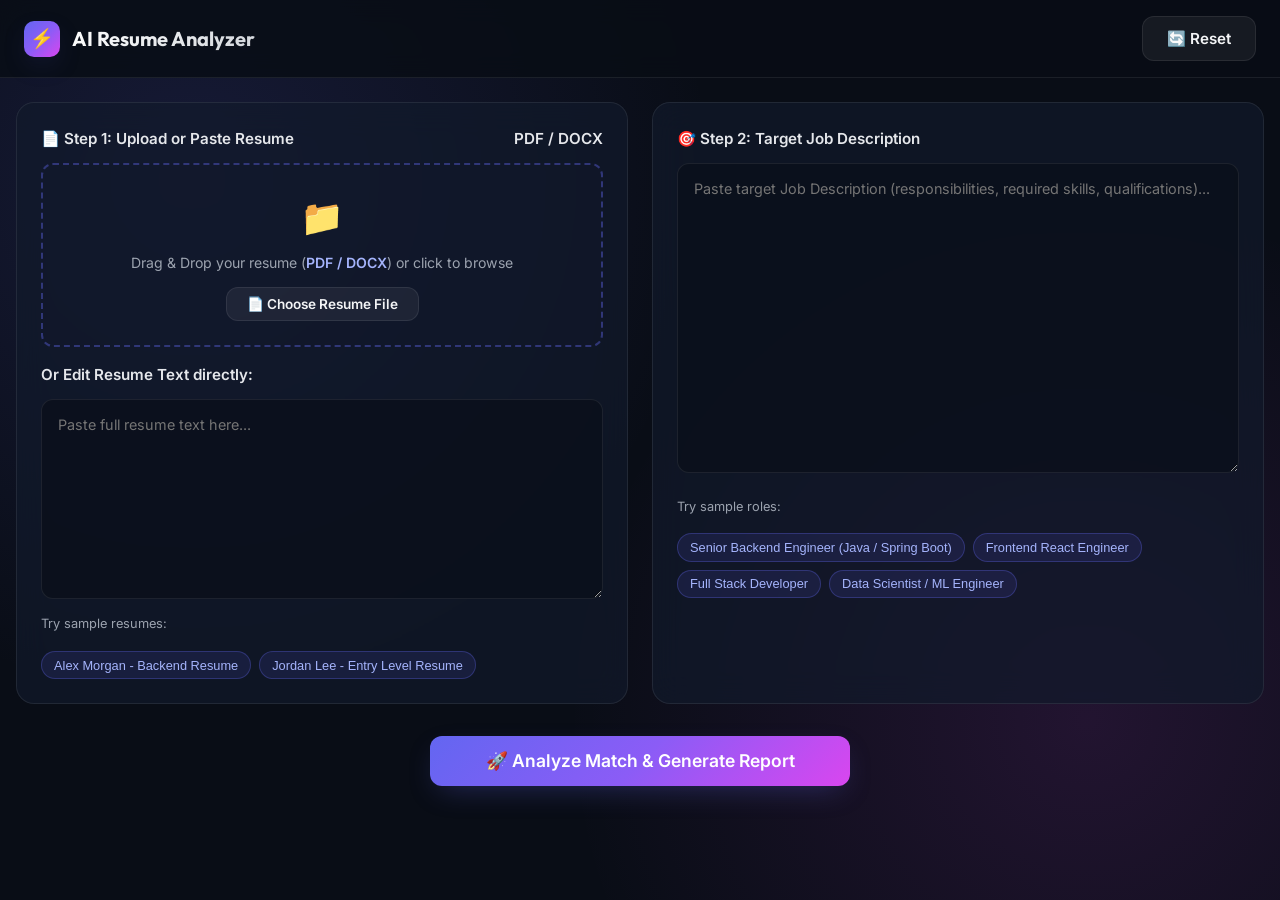
<file: index.html>
<!doctype html>
<html lang="en">
  <head>
    <meta charset="UTF-8" />
    <link rel="icon" type="image/svg+xml" href="data:image/svg+xml,<svg xmlns='http://www.w3.org/2000/svg' viewBox='0 0 100 100'><text y='.9em' font-size='90'>🚀</text></svg>" />
    <meta name="viewport" content="width=device-width, initial-scale=1.0" />
    <title>AI Resume Analyzer - Intelligent Resume & Job Match Intelligence</title>
    <meta name="description" content="AI-Powered Resume Analyzer evaluating ATS compatibility, skill gaps, keyword matching, and explainable scoring for job seekers." />
    <link rel="preconnect" href="https://fonts.googleapis.com">
    <link rel="preconnect" href="https://fonts.gstatic.com" crossorigin>
    <link href="https://fonts.googleapis.com/css2?family=Inter:wght@300;400;500;600;700&family=Outfit:wght@500;600;700;800&display=swap" rel="stylesheet">
    <script type="module" crossorigin src="./assets/index-DjZv53WF.js"></script>
    <link rel="stylesheet" crossorigin href="./assets/index-CVyKx71J.css">
  </head>
  <body>
    <div id="app"></div>
  </body>
</html>
</file>
<file: assets/index-CVyKx71J.css>
:root{--bg-primary:#090d16;--bg-card:#121a2bb3;--bg-card-hover:#1a253dd9;--border-card:#ffffff14;--border-card-glow:#6366f14d;--primary-accent:#6366f1;--primary-gradient:linear-gradient(135deg, #6366f1 0%, #8b5cf6 50%, #d946ef 100%);--secondary-gradient:linear-gradient(135deg, #3b82f6 0%, #06b6d4 100%);--success-color:#10b981;--success-bg:#10b9811f;--warning-color:#f59e0b;--warning-bg:#f59e0b1f;--danger-color:#ef4444;--danger-bg:#ef44441f;--text-main:#f3f4f6;--text-muted:#9ca3af;--text-dim:#6b7280;--font-heading:"Outfit", sans-serif;--font-body:"Inter", sans-serif;--radius-lg:18px;--radius-md:12px;--radius-sm:8px;--shadow-glow:0 10px 30px -10px #6366f159}*{box-sizing:border-box;margin:0;padding:0}body{font-family:var(--font-body);background-color:var(--bg-primary);color:var(--text-main);background-image:radial-gradient(circle at 15% 20%,#6366f126 0%,#0000 40%),radial-gradient(circle at 85% 80%,#d946ef1f 0%,#0000 40%);background-attachment:fixed;min-height:100vh;line-height:1.6;overflow-x:hidden}.app-header{-webkit-backdrop-filter:blur(12px);backdrop-filter:blur(12px);border-bottom:1px solid var(--border-card);z-index:100;background:#090d16d9;justify-content:space-between;align-items:center;padding:1rem 1.5rem;display:flex;position:sticky;top:0}.brand{align-items:center;gap:.75rem;display:flex}.brand-icon{background:var(--primary-gradient);width:36px;height:36px;box-shadow:var(--shadow-glow);border-radius:10px;place-items:center;font-size:1.2rem;display:grid}.brand-title{font-family:var(--font-heading);background:linear-gradient(135deg,#fff 0%,#d1d5db 100%);-webkit-text-fill-color:transparent;-webkit-background-clip:text;font-size:1.25rem;font-weight:700}.header-actions{gap:1rem;display:flex}.container{max-width:1400px;margin:0 auto;padding:1.5rem 1rem}.section-title{font-family:var(--font-heading);align-items:center;gap:.5rem;margin-bottom:1rem;font-size:1.35rem;font-weight:700;display:flex}.glass-card{background:var(--bg-card);-webkit-backdrop-filter:blur(16px);backdrop-filter:blur(16px);border:1px solid var(--border-card);border-radius:var(--radius-lg);padding:1.5rem;transition:all .3s}.glass-card:hover{border-color:var(--border-card-glow)}.workbench-grid{grid-template-columns:1fr 1fr;gap:1.5rem;margin-bottom:2rem;display:grid}@media (width<=992px){.workbench-grid{grid-template-columns:1fr}}.field-label{color:#e5e7eb;justify-content:space-between;align-items:center;margin-bottom:.75rem;font-size:.95rem;font-weight:600;display:flex}.dropzone{border-radius:var(--radius-md);text-align:center;cursor:pointer;background:#121a2b66;border:2px dashed #6366f166;padding:1.5rem 1rem;transition:all .25s}.dropzone:hover,.dropzone.active{border-color:var(--primary-accent);background:#6366f114}.dropzone-icon{margin-bottom:.4rem;font-size:2.2rem}.dropzone-text{color:var(--text-muted);font-size:.88rem}.dropzone-text span{color:#a5b4fc;font-weight:600}.file-status{border-radius:var(--radius-sm);color:#6ee7b7;word-break:break-all;background:#10b9811a;border:1px solid #10b9814d;align-items:center;gap:.75rem;margin-top:.75rem;padding:.75rem 1rem;font-size:.88rem;display:flex}.file-status-error{border-radius:var(--radius-sm);color:#fca5a5;background:#ef44441a;border:1px solid #ef444459;margin-top:.75rem;padding:.85rem 1rem;font-size:.88rem}.text-input{border:1px solid var(--border-card);border-radius:var(--radius-md);width:100%;height:200px;color:var(--text-main);font-family:var(--font-body);resize:vertical;background:#0b0f19b3;outline:none;padding:1rem;font-size:.9rem;transition:border-color .2s}.text-input:focus{border-color:var(--primary-accent)}.btn{font-family:var(--font-body);border-radius:var(--radius-md);cursor:pointer;border:none;justify-content:center;align-items:center;gap:.5rem;padding:.75rem 1.5rem;font-size:.95rem;font-weight:600;transition:all .25s;display:inline-flex}.btn-primary{background:var(--primary-gradient);color:#fff;box-shadow:var(--shadow-glow)}.btn-primary:hover{filter:brightness(1.1);transform:translateY(-2px)}.btn-secondary{color:var(--text-main);border:1px solid var(--border-card);background:#ffffff0f}.btn-secondary:hover{background:#ffffff1f}.btn-pill{color:#a5b4fc;cursor:pointer;background:#6366f11f;border:1px solid #6366f14d;border-radius:20px;padding:.35rem .75rem;font-size:.8rem;transition:all .2s}.btn-pill:hover{color:#fff;background:#6366f140}.sample-pills{flex-wrap:wrap;gap:.5rem;margin-top:.5rem;display:flex}.actions-row{justify-content:center;margin-top:1.5rem;display:flex}.results-dashboard{flex-direction:column;gap:2rem;display:flex}.score-overview-card{grid-template-columns:260px 1fr;align-items:center;gap:2rem;display:grid}@media (width<=768px){.score-overview-card{text-align:center;grid-template-columns:1fr}}.gauge-container{flex-direction:column;align-items:center;display:flex}.score-circle{background:conic-gradient(var(--primary-accent) calc(var(--score) * 1%), #ffffff14 0);width:160px;height:160px;box-shadow:var(--shadow-glow);border-radius:50%;place-items:center;display:grid;position:relative}.score-circle:before{content:"";background:#0d1322;border-radius:50%;width:130px;height:130px;position:absolute}.score-value{z-index:10;font-family:var(--font-heading);color:#fff;font-size:2.6rem;font-weight:800;line-height:1;position:relative}.score-sublabel{color:var(--text-muted);margin-top:.25rem;font-size:.85rem}.score-tier-badge{font-family:var(--font-heading);letter-spacing:.5px;border-radius:20px;margin-top:.75rem;padding:.35rem 1rem;font-size:.9rem;font-weight:700}.tier-excellent{color:#34d399;background:#10b98133;border:1px solid #10b981}.tier-strong{color:#818cf8;background:#6366f133;border:1px solid #6366f1}.tier-good{color:#22d3ee;background:#06b6d433;border:1px solid #06b6d4}.tier-moderate{color:#fbbf24;background:#f59e0b33;border:1px solid #f59e0b}.tier-weak{color:#f87171;background:#ef444433;border:1px solid #ef4444}.subscores-grid{grid-template-columns:repeat(auto-fit,minmax(160px,1fr));gap:1rem;display:grid}.subscore-card{border-radius:var(--radius-md);border:1px solid var(--border-card);background:#0b0f1999;padding:1.1rem}.subscore-title{color:var(--text-muted);margin-bottom:.4rem;font-size:.82rem}.subscore-val{font-family:var(--font-heading);color:#fff;font-size:1.5rem;font-weight:700}.progress-bar-bg{background:#ffffff14;border-radius:10px;width:100%;height:6px;margin-top:.5rem;overflow:hidden}.progress-bar-fill{background:var(--secondary-gradient);border-radius:10px;height:100%;transition:width .8s cubic-bezier(.4,0,.2,1)}.explainability-grid{grid-template-columns:1fr 1fr;gap:1.25rem;display:grid}@media (width<=768px){.explainability-grid{grid-template-columns:1fr}}.skills-grid{grid-template-columns:1fr 1fr;gap:1.5rem;display:grid}@media (width<=768px){.skills-grid{grid-template-columns:1fr}}.tag-cloud{flex-wrap:wrap;gap:.5rem;margin-top:.75rem;display:flex}.tag{border-radius:20px;align-items:center;gap:.4rem;padding:.35rem .75rem;font-size:.82rem;font-weight:500;display:inline-flex}.tag-matched{background:var(--success-bg);color:#6ee7b7;border:1px solid #10b9814d}.tag-missing{background:var(--danger-bg);color:#fca5a5;border:1px solid #ef44444d}.tag-keyword{color:#67e8f9;background:#06b6d41f;border:1px solid #06b6d44d}.ats-list{flex-direction:column;gap:.85rem;margin-top:1rem;display:flex}.ats-item{border-radius:var(--radius-md);border:1px solid var(--border-card);background:#0b0f1980;align-items:flex-start;gap:.85rem;padding:1rem;display:flex}.status-badge{text-transform:uppercase;border-radius:4px;padding:.2rem .6rem;font-size:.75rem;font-weight:700}.status-PASSED{background:var(--success-bg);color:#34d399}.status-WARNING{background:var(--warning-bg);color:#fbbf24}.status-FAILED{background:var(--danger-bg);color:#f87171}.ats-content h4{margin-bottom:.2rem;font-size:.95rem;font-weight:600}.ats-content p{color:var(--text-muted);font-size:.85rem}.recommendations-feed{flex-direction:column;gap:1rem;margin-top:1rem;display:flex}.rec-card{border-left:4px solid var(--primary-accent);border-radius:var(--radius-md);background:#0b0f1980;gap:1rem;padding:1.1rem;display:flex}.rec-card.priority-HIGH{border-left-color:#ef4444}.rec-card.priority-MEDIUM{border-left-color:#f59e0b}.rec-card.priority-LOW{border-left-color:#10b981}.priority-tag{border-radius:4px;align-self:flex-start;padding:.25rem .5rem;font-size:.7rem;font-weight:800}.priority-HIGH{color:#fca5a5;background:#ef444433}.priority-MEDIUM{color:#fde68a;background:#f59e0b33}.priority-LOW{color:#a7f3d0;background:#10b98133}.rec-details h4{margin-bottom:.25rem;font-size:.92rem;font-weight:600}.rec-details p{color:var(--text-muted);font-size:.85rem}.improvement-grid{grid-template-columns:1fr 1fr;gap:1rem;margin-top:.75rem;display:grid}@media (width<=768px){.improvement-grid{grid-template-columns:1fr}}.improve-box{border-radius:var(--radius-md);padding:.85rem;font-size:.85rem}.improve-before{color:#fca5a5;background:#ef444414;border:1px solid #ef444433}.improve-after{color:#a7f3d0;background:#10b98114;border:1px solid #10b98133}.improve-label{text-transform:uppercase;opacity:.8;margin-bottom:.35rem;font-size:.75rem;font-weight:700}.loading-spinner{border:3px solid #ffffff4d;border-top-color:#fff;border-radius:50%;width:18px;height:18px;animation:.8s linear infinite spin;display:inline-block}@keyframes spin{to{transform:rotate(360deg)}}.hidden{display:none!important}@media (width<=480px){.app-header{padding:.85rem 1rem}.brand-title{font-size:1.1rem}.container{padding:1rem .75rem}.glass-card{padding:1.1rem .85rem}.subscores-grid{grid-template-columns:1fr 1fr}.rec-card{flex-direction:column;gap:.5rem}}
</file>
